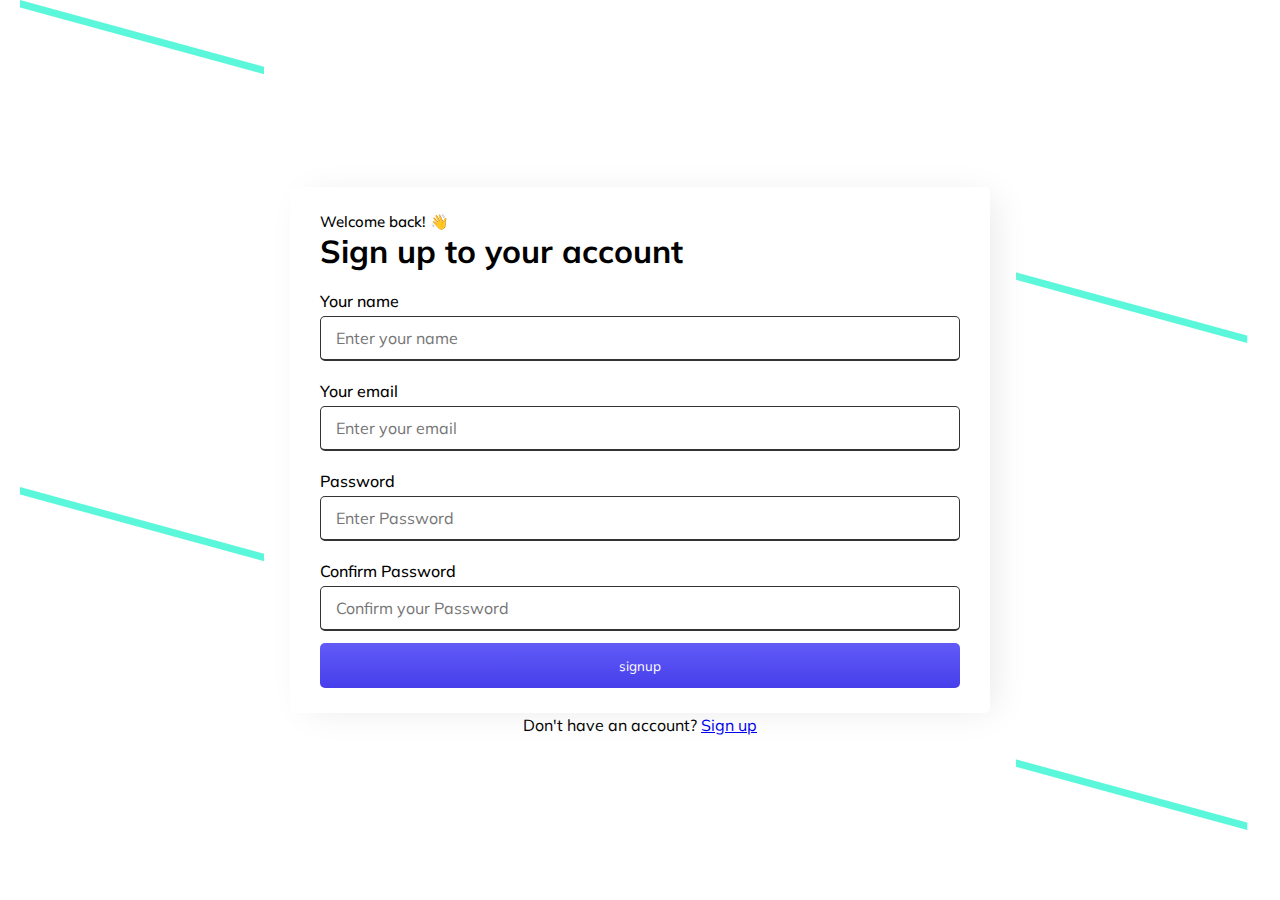
<file: index.html>
<!DOCTYPE html>
<html lang="en" dir="ltr">
<head>
    <meta charset="UTF-8">
    <meta http-equiv="X-UA-Compatible" content="IE=edge">
    <meta name="viewport" content="width=device-width, initial-scale=1.0">
    <title>Responsive Registration form</title>
    <link rel="stylesheet" href="style.css">
    <meta name="viewport" content="width=device-width, initial-scale=1.0">
</head>
<body>
    <div class="container">
        <div class="title">Welcome back! 👋</div>
        <h1>Sign up to your account</h1>
        <form action="#">
            <div class="user-details">
                <div class="input-box">
                    <span class="details">Your name</span>
                    <input type="text" placeholder="Enter your name" id="name-inp">
                </div>
                <div class="input-box">
                    <span class="details">Your email</span>
                    <input type="text" placeholder="Enter your email" id="email-inp">
                </div>
                <div class="input-box">
                    <span class="details">Password</span>
                    <input type="text" placeholder="Enter Password"  id="pass-inp">
                </div>
                <div class="input-box">
                    <span class="details">Confirm Password</span>
                    <input type="text" placeholder="Confirm your Password"  id="cnf-pass-inp">
                </div>
                <button type="submit" id="sign-up">signup</button>
                <!-- <button type="submit" id="sign-up">CONTINUE</button> -->

                <div class="error-message" id="err-msg" style="display:none;">
                    Error: All fields are mandatory!
                  </div>
             

            </div>
        </form>
        </div>
        <div class="signup-link">
            Don't have an account? <a href="index.html">Sign up</a>
          </div>
    </div>
    

    <script src="co.js"></script>
</body>
</html>
</file>
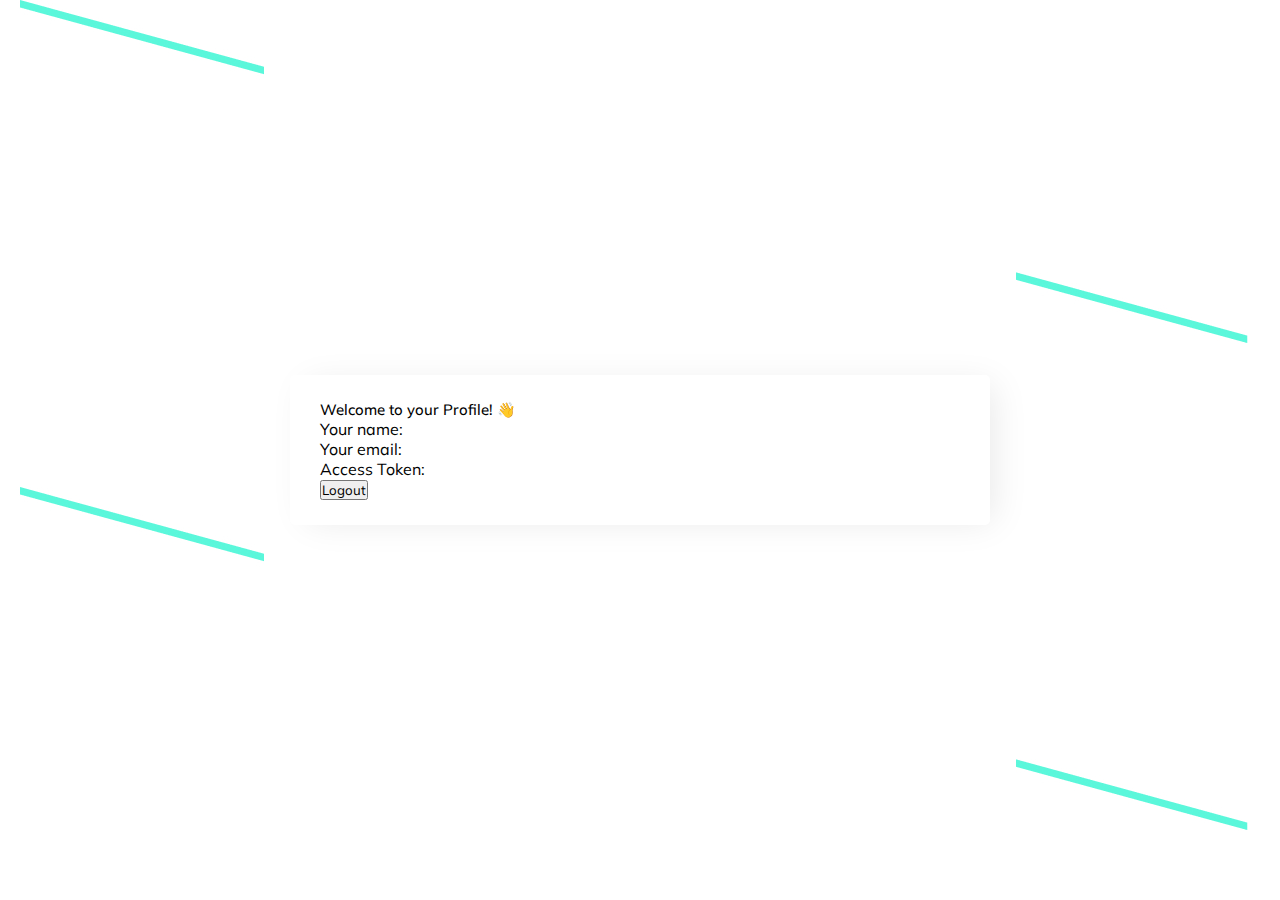
<file: profile.html>
<!DOCTYPE html>
<html lang="en" dir="ltr">
<head>
    <meta charset="UTF-8">
    <meta http-equiv="X-UA-Compatible" content="IE=edge">
    <meta name="viewport" content="width=device-width, initial-scale=1.0">
    <title>User Profile</title>
    <link rel="stylesheet" href="style.css">
</head>
<body>
    <div class="container">
        <div class="title">Welcome to your Profile! 👋</div>
        <div class="user-details">
            <div class="details-box">
                <span class="details">Your name:</span>
                <span id="name-field"></span>
            </div>
            <div class="details-box">
                <span class="details">Your email:</span>
                <span id="email-field"></span>
            </div>
            <div class="details-box">
                <span class="details">Access Token:</span>
                <span id="token-field"></span>
            </div>
            <button type="button" id="logout-btn">Logout</button>
        </div>
    </div>

    <script src="co.js"></script>
</body>
</html>
</file>
<file: style.css>
@import url('https://fonts.googleapis.com/css2?family=Mulish:wght@500&display=swap');
*{
    margin: 0;
    padding: 0;
    box-sizing: border-box;
    font-family:'Mulish';
}
body{
    display: flex;
    height: 100vh;
    justify-content: center;
    align-items: center;
    background: url(Background\ Pattern.jpg);
}
.container{
    max-width: 700px;
    width: 100%;
    background:#ffff;
    padding:25px 30px;
    border-radius: 5px;
    -webkit-box-shadow: 10px 3px 34px -7px rgba(232,232,232,1);
-moz-box-shadow: 10px 3px 34px -7px rgba(232,232,232,1);
box-shadow: 10px 3px 34px -7px rgba(232,232,232,1);

}
.container .title{
   
    font-size: 15px;
    font-weight: 500;
    position:relative;

}
.container .title::before{
    content: '';
    position:absolute;
    height:3px ;
    weight: 30px;
    background: linear-gradient(0deg, #333333, #333333),
    linear-gradient(0deg, #757575, #757575);
    
    
}
.container form user-details{
  display: flex;
    flex-wrap: wrap;
    justify-content: space-between;
    color: #333333;

}
.container form .user-details .input-box{
    margin: 20px 0 12px 0;
    width: cal(100% /2-20px);
}
.container form .user-details .input-box .details{
    display: block;
   font-weight: 500; 
   margin-bottom: 5px;

}
.container form .user-details .input-box input{
height: 45px;
width: 100%;
outline: none;
border-radius: 5px;
border: 1px solid #333333;
padding-left: 15px;
font-size: 16px;
border-bottom-width:2px;
transition: all 0.3s ease;
}




#sign-up{
    height: 45px;
     width: 100%;
     outline: none;
     color: #ffff;
     border: none;
     
     border-radius: 5px;
    background: linear-gradient(180deg, #625BF7 0%, #463EEA 100%);


}
.signup-link{
    padding-top:550px;
    text-align:justify;
    position:absolute;
}
</file>
